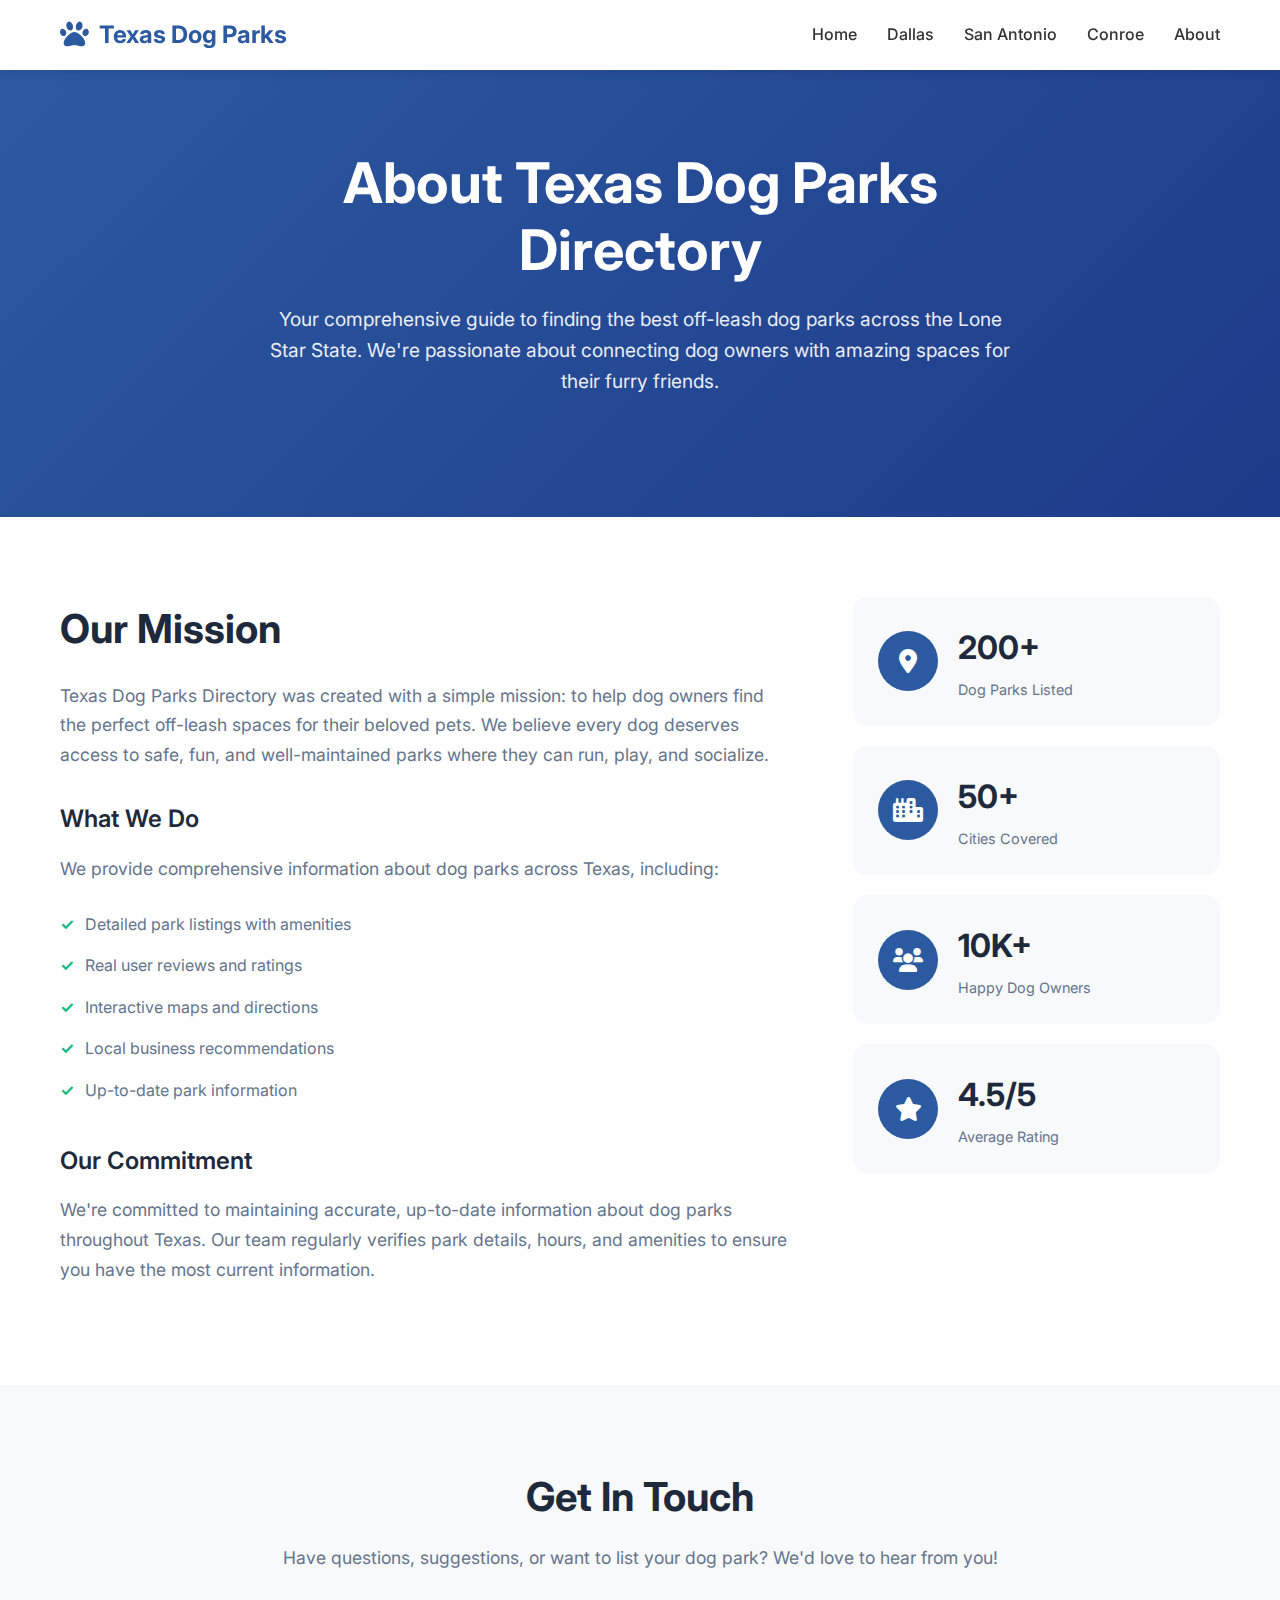
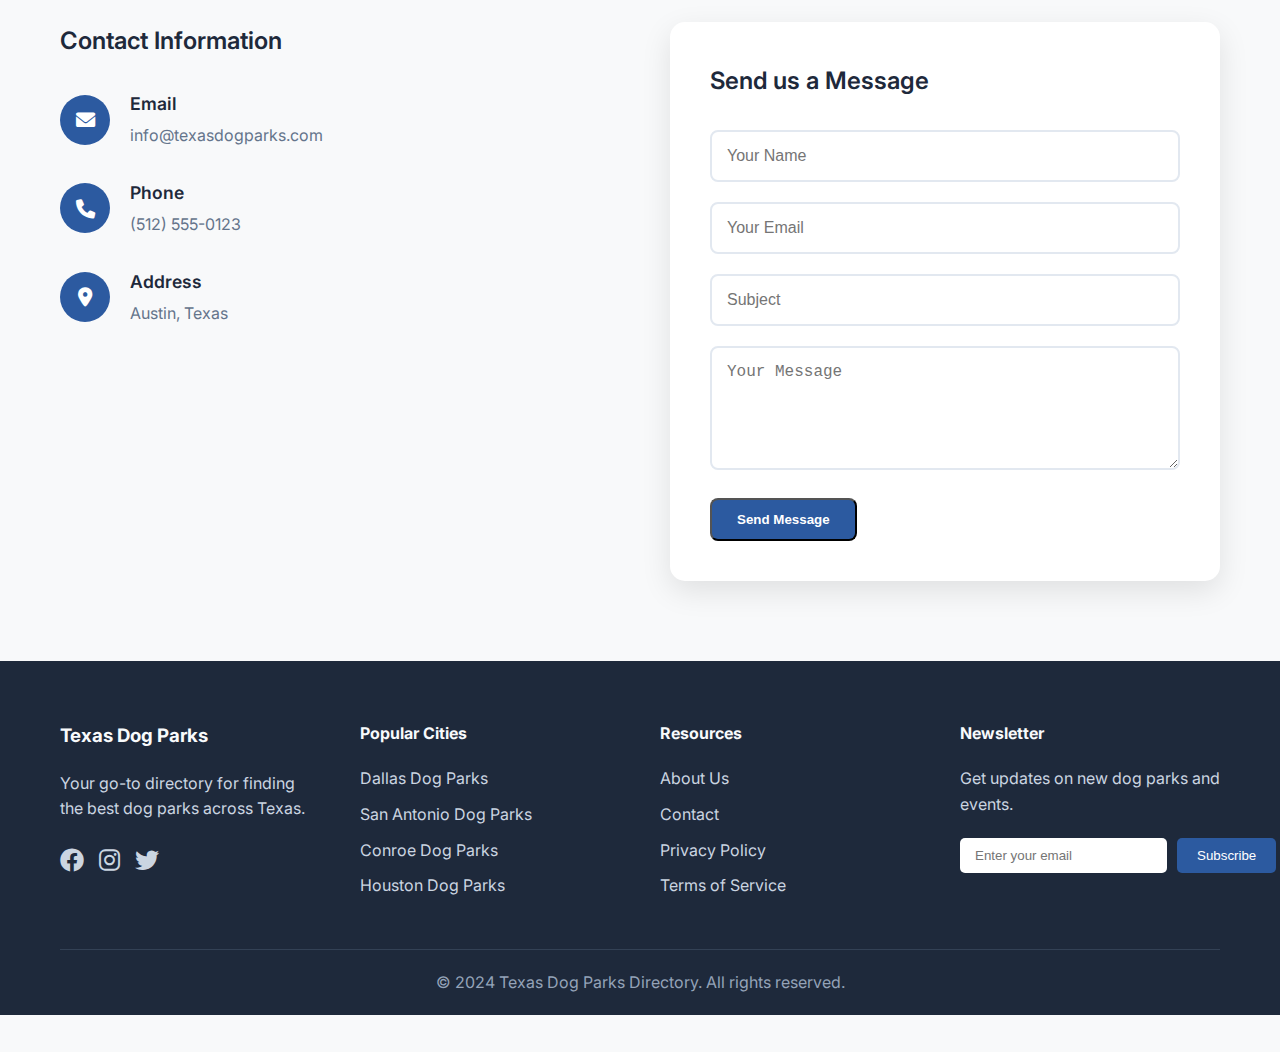
<file: about.html>
<!DOCTYPE html>
<html lang="en">
<head>
    <meta charset="UTF-8">
    <meta name="viewport" content="width=device-width, initial-scale=1.0">
    <title>About Texas Dog Parks Directory - Your Go-To Source for Dog Parks in Texas</title>
    <meta name="description" content="Learn about Texas Dog Parks Directory, the comprehensive resource for finding the best dog parks across Texas. Our mission to connect dog owners with amazing off-leash spaces.">
    <link rel="stylesheet" href="styles.css">
    <link href="https://fonts.googleapis.com/css2?family=Inter:wght@300;400;500;600;700&display=swap" rel="stylesheet">
    <link rel="stylesheet" href="https://cdnjs.cloudflare.com/ajax/libs/font-awesome/6.0.0/css/all.min.css">
    <!-- Google Analytics 4 -->
    <script async src="https://www.googletagmanager.com/gtag/js?id=G-XXXXXXXXXX"></script>
    <script>
      window.dataLayer = window.dataLayer || [];
      function gtag(){dataLayer.push(arguments);}
      gtag('js', new Date());
      gtag('config', 'G-XXXXXXXXXX');
    </script>
    <!-- Google AdSense (replace ca-pub-XXXXXXXXXXXXXXX with your publisher ID) -->
    <script async src="https://pagead2.googlesyndication.com/pagead/js/adsbygoogle.js?client=ca-pub-XXXXXXXXXXXXXXX" crossorigin="anonymous"></script>
</head>
<body>
    <!-- Header -->
    <header class="header">
        <nav class="nav">
            <div class="nav-container">
                <div class="logo">
                    <i class="fas fa-paw"></i>
                    <span>Texas Dog Parks</span>
                </div>
                <ul class="nav-menu">
                    <li><a href="index.html">Home</a></li>
                    <li><a href="dallas.html">Dallas</a></li>
                    <li><a href="san-antonio.html">San Antonio</a></li>
                    <li><a href="conroe.html">Conroe</a></li>
                    <li><a href="about.html">About</a></li>
                </ul>
                <div class="hamburger">
                    <span></span>
                    <span></span>
                    <span></span>
                </div>
            </div>
        </nav>
    </header>

    <!-- About Hero Section -->
    <section class="hero">
        <div class="hero-container">
            <div class="hero-content">
                <h1>About Texas Dog Parks Directory</h1>
                <p>Your comprehensive guide to finding the best off-leash dog parks across the Lone Star State. We're passionate about connecting dog owners with amazing spaces for their furry friends.</p>
            </div>
        </div>
    </section>

    <!-- About Content -->
    <section class="about-content">
        <div class="container">
            <div class="about-grid">
                <div class="about-text">
                    <h2>Our Mission</h2>
                    <p>Texas Dog Parks Directory was created with a simple mission: to help dog owners find the perfect off-leash spaces for their beloved pets. We believe every dog deserves access to safe, fun, and well-maintained parks where they can run, play, and socialize.</p>
                    
                    <h3>What We Do</h3>
                    <p>We provide comprehensive information about dog parks across Texas, including:</p>
                    <ul>
                        <li>Detailed park listings with amenities</li>
                        <li>Real user reviews and ratings</li>
                        <li>Interactive maps and directions</li>
                        <li>Local business recommendations</li>
                        <li>Up-to-date park information</li>
                    </ul>
                    
                    <h3>Our Commitment</h3>
                    <p>We're committed to maintaining accurate, up-to-date information about dog parks throughout Texas. Our team regularly verifies park details, hours, and amenities to ensure you have the most current information.</p>
                </div>
                
                <div class="about-stats">
                    <div class="stat-card">
                        <div class="stat-icon">
                            <i class="fas fa-map-marker-alt"></i>
                        </div>
                        <div class="stat-content">
                            <h4>200+</h4>
                            <p>Dog Parks Listed</p>
                        </div>
                    </div>
                    
                    <div class="stat-card">
                        <div class="stat-icon">
                            <i class="fas fa-city"></i>
                        </div>
                        <div class="stat-content">
                            <h4>50+</h4>
                            <p>Cities Covered</p>
                        </div>
                    </div>
                    
                    <div class="stat-card">
                        <div class="stat-icon">
                            <i class="fas fa-users"></i>
                        </div>
                        <div class="stat-content">
                            <h4>10K+</h4>
                            <p>Happy Dog Owners</p>
                        </div>
                    </div>
                    
                    <div class="stat-card">
                        <div class="stat-icon">
                            <i class="fas fa-star"></i>
                        </div>
                        <div class="stat-content">
                            <h4>4.5/5</h4>
                            <p>Average Rating</p>
                        </div>
                    </div>
                </div>
            </div>
        </div>
    </section>

    <!-- Contact Section -->
    <section class="contact-section">
        <div class="container">
            <h2>Get In Touch</h2>
            <p>Have questions, suggestions, or want to list your dog park? We'd love to hear from you!</p>
            
            <div class="contact-grid">
                <div class="contact-info">
                    <h3>Contact Information</h3>
                    <div class="contact-item">
                        <i class="fas fa-envelope"></i>
                        <div>
                            <h4>Email</h4>
                            <p>info@texasdogparks.com</p>
                        </div>
                    </div>
                    
                    <div class="contact-item">
                        <i class="fas fa-phone"></i>
                        <div>
                            <h4>Phone</h4>
                            <p>(512) 555-0123</p>
                        </div>
                    </div>
                    
                    <div class="contact-item">
                        <i class="fas fa-map-marker-alt"></i>
                        <div>
                            <h4>Address</h4>
                            <p>Austin, Texas</p>
                        </div>
                    </div>
                </div>
                
                <div class="contact-form">
                    <h3>Send us a Message</h3>
                    <form>
                        <div class="form-group">
                            <input type="text" placeholder="Your Name" required>
                        </div>
                        <div class="form-group">
                            <input type="email" placeholder="Your Email" required>
                        </div>
                        <div class="form-group">
                            <input type="text" placeholder="Subject">
                        </div>
                        <div class="form-group">
                            <textarea placeholder="Your Message" rows="5" required></textarea>
                        </div>
                        <button type="submit" class="btn-primary">Send Message</button>
                    </form>
                </div>
            </div>
        </div>
    </section>

    <!-- Footer -->
    <footer class="footer">
        <div class="container">
            <div class="footer-content">
                <div class="footer-section">
                    <h3>Texas Dog Parks</h3>
                    <p>Your go-to directory for finding the best dog parks across Texas.</p>
                    <div class="social-links">
                        <a href="#" title="Facebook"><i class="fab fa-facebook"></i></a>
                        <a href="#" title="Instagram"><i class="fab fa-instagram"></i></a>
                        <a href="#" title="Twitter"><i class="fab fa-twitter"></i></a>
                    </div>
                </div>
                <div class="footer-section">
                    <h4>Popular Cities</h4>
                    <ul>
                        <li><a href="dallas.html">Dallas Dog Parks</a></li>
                        <li><a href="san-antonio.html">San Antonio Dog Parks</a></li>
                        <li><a href="conroe.html">Conroe Dog Parks</a></li>
                        <li><a href="houston.html">Houston Dog Parks</a></li>
                    </ul>
                </div>
                <div class="footer-section">
                    <h4>Resources</h4>
                    <ul>
                        <li><a href="about.html">About Us</a></li>
                        <li><a href="contact.html">Contact</a></li>
                        <li><a href="privacy.html">Privacy Policy</a></li>
                        <li><a href="terms.html">Terms of Service</a></li>
                    </ul>
                </div>
                <div class="footer-section">
                    <h4>Newsletter</h4>
                    <p>Get updates on new dog parks and events.</p>
                    <div class="newsletter">
                        <input type="email" placeholder="Enter your email">
                        <button>Subscribe</button>
                    </div>
                </div>
            </div>
            <div class="footer-bottom">
                <p>&copy; 2024 Texas Dog Parks Directory. All rights reserved.</p>
            </div>
        </div>
    </footer>

    <!-- AdSense: Responsive Ad Unit (footer) -->
    <div class="adsense-footer">
      <!-- Replace ca-pub-XXXXXXXXXXXXXXX with your publisher ID -->
      <ins class="adsbygoogle"
           data-ad-client="ca-pub-XXXXXXXXXXXXXXX"
           data-ad-slot="1234567890"
           data-ad-format="auto"
           data-full-width-responsive="true"></ins>
      <script>(adsbygoogle = window.adsbygoogle || []).push({});</script>
    </div>

    <script src="script.js"></script>
</body>
</html>
</file>
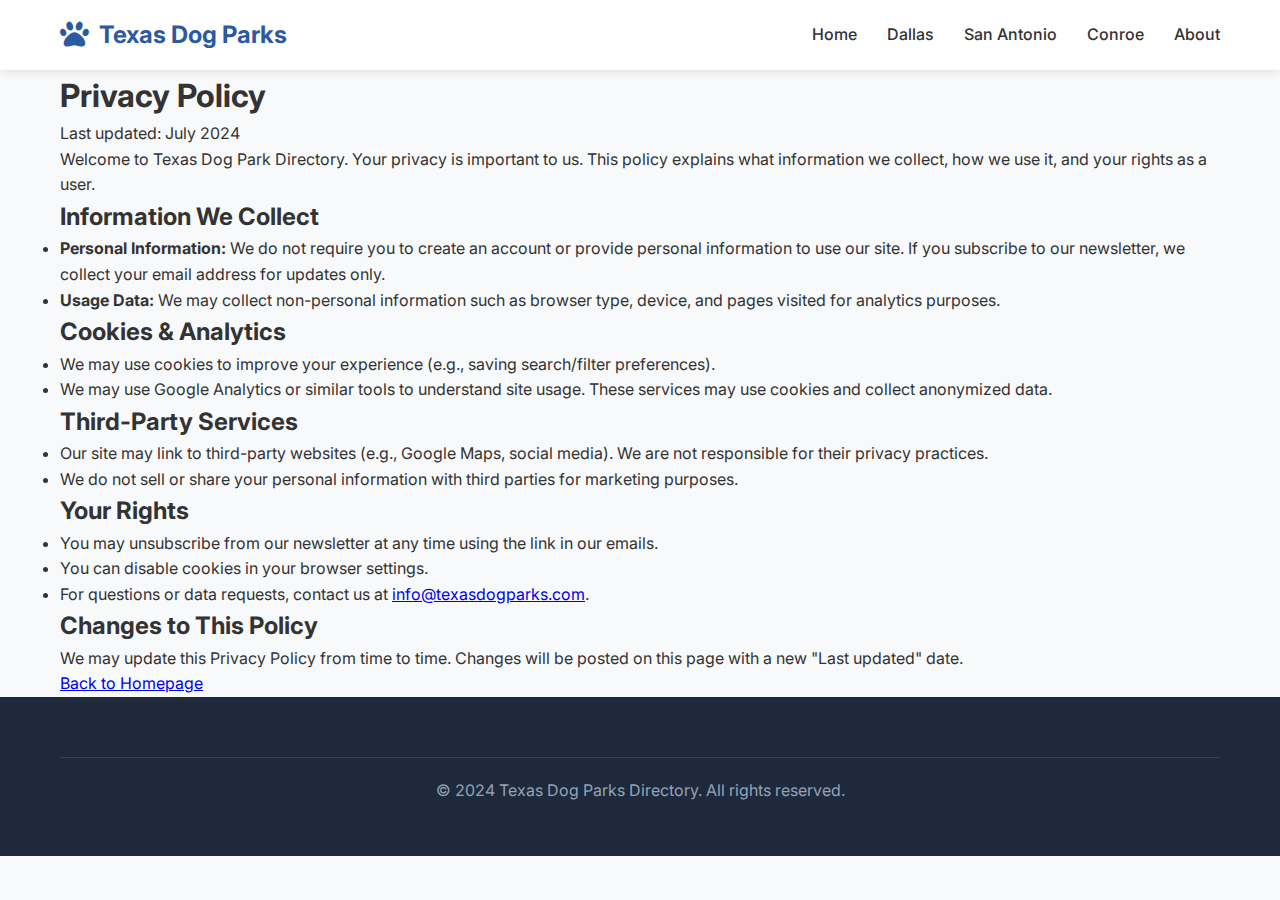
<file: privacy.html>
<!DOCTYPE html>
<html lang="en">
<head>
  <meta charset="UTF-8">
  <meta name="viewport" content="width=device-width, initial-scale=1.0">
  <title>Privacy Policy | Texas Dog Park Directory</title>
  <meta name="description" content="Read the privacy policy for Texas Dog Park Directory. Learn how we handle your data, cookies, analytics, and your rights as a user.">
  <link rel="stylesheet" href="styles.css">
  <link href="https://fonts.googleapis.com/css2?family=Inter:wght@300;400;500;600;700&display=swap" rel="stylesheet">
  <link rel="stylesheet" href="https://cdnjs.cloudflare.com/ajax/libs/font-awesome/6.0.0/css/all.min.css">
  <!-- Google Analytics 4 -->
  <script async src="https://www.googletagmanager.com/gtag/js?id=G-XXXXXXXXXX"></script>
  <script>
    window.dataLayer = window.dataLayer || [];
    function gtag(){dataLayer.push(arguments);}
    gtag('js', new Date());
    gtag('config', 'G-XXXXXXXXXX');
  </script>
  <!-- Google AdSense (replace ca-pub-XXXXXXXXXXXXXXX with your publisher ID) -->
  <script async src="https://pagead2.googlesyndication.com/pagead/js/adsbygoogle.js?client=ca-pub-XXXXXXXXXXXXXXX" crossorigin="anonymous"></script>
</head>
<body class="privacy-page">
  <header class="header">
    <nav class="nav">
      <div class="nav-container">
        <div class="logo">
          <i class="fas fa-paw"></i>
          <span>Texas Dog Parks</span>
        </div>
        <ul class="nav-menu">
          <li><a href="index.html">Home</a></li>
          <li><a href="dallas.html">Dallas</a></li>
          <li><a href="san-antonio.html">San Antonio</a></li>
          <li><a href="conroe.html">Conroe</a></li>
          <li><a href="about.html">About</a></li>
        </ul>
      </div>
    </nav>
  </header>
  <main class="container" role="main" tabindex="-1">
    <section class="privacy-content">
      <h1>Privacy Policy</h1>
      <p>Last updated: July 2024</p>
      <p>Welcome to Texas Dog Park Directory. Your privacy is important to us. This policy explains what information we collect, how we use it, and your rights as a user.</p>
      <h2>Information We Collect</h2>
      <ul>
        <li><strong>Personal Information:</strong> We do not require you to create an account or provide personal information to use our site. If you subscribe to our newsletter, we collect your email address for updates only.</li>
        <li><strong>Usage Data:</strong> We may collect non-personal information such as browser type, device, and pages visited for analytics purposes.</li>
      </ul>
      <h2>Cookies & Analytics</h2>
      <ul>
        <li>We may use cookies to improve your experience (e.g., saving search/filter preferences).</li>
        <li>We may use Google Analytics or similar tools to understand site usage. These services may use cookies and collect anonymized data.</li>
      </ul>
      <h2>Third-Party Services</h2>
      <ul>
        <li>Our site may link to third-party websites (e.g., Google Maps, social media). We are not responsible for their privacy practices.</li>
        <li>We do not sell or share your personal information with third parties for marketing purposes.</li>
      </ul>
      <h2>Your Rights</h2>
      <ul>
        <li>You may unsubscribe from our newsletter at any time using the link in our emails.</li>
        <li>You can disable cookies in your browser settings.</li>
        <li>For questions or data requests, contact us at <a href="mailto:info@texasdogparks.com">info@texasdogparks.com</a>.</li>
      </ul>
      <h2>Changes to This Policy</h2>
      <p>We may update this Privacy Policy from time to time. Changes will be posted on this page with a new "Last updated" date.</p>
      <a href="index.html" class="btn-home" aria-label="Return to homepage">Back to Homepage</a>
    </section>
  </main>
  <footer class="footer">
    <div class="container">
      <div class="footer-bottom">
        <p>&copy; 2024 Texas Dog Parks Directory. All rights reserved.</p>
      </div>
    </div>
    <!-- AdSense: Responsive Ad Unit (footer) -->
    <div class="adsense-footer">
      <!-- Replace ca-pub-XXXXXXXXXXXXXXX with your publisher ID -->
      <ins class="adsbygoogle"
           data-ad-client="ca-pub-XXXXXXXXXXXXXXX"
           data-ad-slot="1234567890"
           data-ad-format="auto"
           data-full-width-responsive="true"></ins>
      <script>(adsbygoogle = window.adsbygoogle || []).push({});</script>
    </div>
  </footer>
</body>
</html>
</file>
<file: styles.css>
/* Reset and Base Styles */
* {
    margin: 0;
    padding: 0;
    box-sizing: border-box;
}

body {
    font-family: 'Inter', sans-serif;
    line-height: 1.6;
    color: #333;
    background-color: #f8f9fa;
}

.container {
    max-width: 1200px;
    margin: 0 auto;
    padding: 0 20px;
}

/* Header Styles */
.header {
    background: #fff;
    box-shadow: 0 2px 10px rgba(0,0,0,0.1);
    position: sticky;
    top: 0;
    z-index: 1000;
}

.nav-container {
    max-width: 1200px;
    margin: 0 auto;
    padding: 0 20px;
    display: flex;
    justify-content: space-between;
    align-items: center;
    height: 70px;
}

.logo {
    display: flex;
    align-items: center;
    font-size: 1.5rem;
    font-weight: 700;
    color: #2c5aa0;
}

.logo i {
    margin-right: 10px;
    font-size: 1.8rem;
}

.nav-menu {
    display: flex;
    list-style: none;
    gap: 30px;
}

.nav-menu a {
    text-decoration: none;
    color: #333;
    font-weight: 500;
    transition: color 0.3s ease;
}

.nav-menu a:hover {
    color: #2c5aa0;
}

.hamburger {
    display: none;
    flex-direction: column;
    cursor: pointer;
}

.hamburger span {
    width: 25px;
    height: 3px;
    background: #333;
    margin: 3px 0;
    transition: 0.3s;
}

/* Hero Section */
.hero {
    background: linear-gradient(135deg, #2c5aa0 0%, #1e3a8a 100%);
    color: white;
    padding: 80px 0;
    text-align: center;
}

.hero-container {
    max-width: 800px;
    margin: 0 auto;
    padding: 0 20px;
}

.hero h1 {
    font-size: 3.5rem;
    font-weight: 700;
    margin-bottom: 20px;
    line-height: 1.2;
}

.hero p {
    font-size: 1.2rem;
    margin-bottom: 40px;
    opacity: 0.9;
}

/* Search Box */
.search-container {
    margin-bottom: 50px;
}

.search-box {
    display: flex;
    max-width: 500px;
    margin: 0 auto;
    background: white;
    border-radius: 50px;
    overflow: hidden;
    box-shadow: 0 10px 30px rgba(0,0,0,0.2);
}

.search-box i {
    padding: 15px 20px;
    color: #666;
    font-size: 1.2rem;
}

.search-box input {
    flex: 1;
    border: none;
    padding: 15px 0;
    font-size: 1rem;
    outline: none;
}

.search-box button {
    background: #2c5aa0;
    color: white;
    border: none;
    padding: 15px 30px;
    font-size: 1rem;
    font-weight: 600;
    cursor: pointer;
    transition: background 0.3s ease;
}

.search-box button:hover {
    background: #1e3a8a;
}

/* Stats */
.stats {
    display: flex;
    justify-content: center;
    gap: 60px;
    margin-top: 40px;
}

.stat {
    text-align: center;
}

.stat-number {
    display: block;
    font-size: 2.5rem;
    font-weight: 700;
    margin-bottom: 5px;
}

.stat-label {
    font-size: 1rem;
    opacity: 0.8;
}

/* Ad Sections */
.ad-section {
    padding: 40px 0;
    background: #f1f5f9;
}

.ad-container {
    max-width: 1200px;
    margin: 0 auto;
    padding: 0 20px;
}

.ad-placeholder {
    background: white;
    border: 2px dashed #cbd5e1;
    border-radius: 10px;
    padding: 40px;
    text-align: center;
    color: #64748b;
}

.ad-placeholder i {
    font-size: 2rem;
    margin-bottom: 10px;
    color: #94a3b8;
}

.ad-placeholder p {
    font-size: 1.2rem;
    font-weight: 600;
    margin-bottom: 5px;
}

.ad-placeholder small {
    font-size: 0.9rem;
}

/* Featured Cities */
.featured-cities {
    padding: 80px 0;
    background: white;
}

.featured-cities h2 {
    text-align: center;
    font-size: 2.5rem;
    font-weight: 700;
    margin-bottom: 50px;
    color: #1e293b;
}

.cities-grid {
    display: grid;
    grid-template-columns: repeat(auto-fit, minmax(350px, 1fr));
    gap: 30px;
}

.city-card {
    background: white;
    border-radius: 15px;
    overflow: hidden;
    box-shadow: 0 10px 30px rgba(0,0,0,0.1);
    transition: transform 0.3s ease, box-shadow 0.3s ease;
}

.city-card:hover {
    transform: translateY(-5px);
    box-shadow: 0 20px 40px rgba(0,0,0,0.15);
}

.city-image {
    height: 200px;
    overflow: hidden;
}

.city-image img {
    width: 100%;
    height: 100%;
    object-fit: cover;
    transition: transform 0.3s ease;
}

.city-card:hover .city-image img {
    transform: scale(1.05);
}

.city-content {
    padding: 25px;
}

.city-content h3 {
    font-size: 1.5rem;
    font-weight: 600;
    margin-bottom: 10px;
    color: #1e293b;
}

.city-content p {
    color: #64748b;
    margin-bottom: 20px;
}

.city-stats {
    display: flex;
    gap: 20px;
    margin-bottom: 20px;
    font-size: 0.9rem;
    color: #64748b;
}

.city-stats span {
    display: flex;
    align-items: center;
    gap: 5px;
}

.btn-primary {
    display: inline-block;
    background: #2c5aa0;
    color: white;
    padding: 12px 25px;
    text-decoration: none;
    border-radius: 8px;
    font-weight: 600;
    transition: background 0.3s ease;
}

.btn-primary:hover {
    background: #1e3a8a;
}

/* Recent Listings */
.recent-listings {
    padding: 80px 0;
    background: #f8f9fa;
}

.recent-listings h2 {
    text-align: center;
    font-size: 2.5rem;
    font-weight: 700;
    margin-bottom: 50px;
    color: #1e293b;
}

.listings-grid {
    display: grid;
    grid-template-columns: repeat(auto-fit, minmax(300px, 1fr));
    gap: 30px;
}

.listing-card {
    background: white;
    border-radius: 15px;
    overflow: hidden;
    box-shadow: 0 5px 20px rgba(0,0,0,0.1);
    transition: transform 0.3s ease;
}

.listing-card:hover {
    transform: translateY(-3px);
}

.listing-image {
    height: 180px;
    overflow: hidden;
}

.listing-image img {
    width: 100%;
    height: 100%;
    object-fit: cover;
}

.listing-content {
    padding: 20px;
}

.listing-content h3 {
    font-size: 1.2rem;
    font-weight: 600;
    margin-bottom: 8px;
    color: #1e293b;
}

.location {
    color: #64748b;
    font-size: 0.9rem;
    margin-bottom: 15px;
    display: flex;
    align-items: center;
    gap: 5px;
}

.amenities {
    display: flex;
    flex-wrap: wrap;
    gap: 10px;
    margin-bottom: 15px;
}

.amenity {
    background: #f1f5f9;
    color: #475569;
    padding: 5px 10px;
    border-radius: 15px;
    font-size: 0.8rem;
    display: flex;
    align-items: center;
    gap: 5px;
}

.rating {
    display: flex;
    align-items: center;
    gap: 5px;
    color: #f59e0b;
    font-size: 0.9rem;
}

.rating span {
    color: #64748b;
    margin-left: 5px;
}

/* Featured Listing Section */
.featured-listing {
    padding: 80px 0;
    background: white;
}

.featured-content {
    display: grid;
    grid-template-columns: 1fr 1fr;
    gap: 60px;
    align-items: center;
}

.featured-text h2 {
    font-size: 2.5rem;
    font-weight: 700;
    margin-bottom: 20px;
    color: #1e293b;
}

.featured-text p {
    font-size: 1.1rem;
    color: #64748b;
    margin-bottom: 30px;
    line-height: 1.7;
}

.featured-benefits {
    list-style: none;
    margin-bottom: 30px;
}

.featured-benefits li {
    display: flex;
    align-items: center;
    gap: 10px;
    margin-bottom: 15px;
    color: #475569;
}

.featured-benefits i {
    color: #10b981;
    font-size: 1.1rem;
}

.btn-secondary {
    background: #10b981;
    color: white;
    border: none;
    padding: 15px 30px;
    border-radius: 8px;
    font-size: 1rem;
    font-weight: 600;
    cursor: pointer;
    transition: background 0.3s ease;
}

.btn-secondary:hover {
    background: #059669;
}

.featured-image img {
    width: 100%;
    border-radius: 15px;
    box-shadow: 0 20px 40px rgba(0,0,0,0.1);
}

/* Footer */
.footer {
    background: #1e293b;
    color: white;
    padding: 60px 0 20px;
}

.footer-content {
    display: grid;
    grid-template-columns: repeat(auto-fit, minmax(250px, 1fr));
    gap: 40px;
    margin-bottom: 40px;
}

.footer-section h3,
.footer-section h4 {
    margin-bottom: 20px;
    color: #f8fafc;
}

.footer-section p {
    color: #cbd5e1;
    line-height: 1.6;
    margin-bottom: 20px;
}

.footer-section ul {
    list-style: none;
}

.footer-section ul li {
    margin-bottom: 10px;
}

.footer-section ul li a {
    color: #cbd5e1;
    text-decoration: none;
    transition: color 0.3s ease;
}

.footer-section ul li a:hover {
    color: #f8fafc;
}

.social-links {
    display: flex;
    gap: 15px;
}

.social-links a {
    color: #cbd5e1;
    font-size: 1.5rem;
    transition: color 0.3s ease;
}

.social-links a:hover {
    color: #f8fafc;
}

.newsletter {
    display: flex;
    gap: 10px;
}

.newsletter input {
    flex: 1;
    padding: 10px 15px;
    border: none;
    border-radius: 5px;
    outline: none;
}

.newsletter button {
    background: #2c5aa0;
    color: white;
    border: none;
    padding: 10px 20px;
    border-radius: 5px;
    cursor: pointer;
    transition: background 0.3s ease;
}

.newsletter button:hover {
    background: #1e3a8a;
}

.footer-bottom {
    border-top: 1px solid #334155;
    padding-top: 20px;
    text-align: center;
    color: #94a3b8;
}

/* City Hero Section */
.city-hero {
    background: linear-gradient(135deg, #2c5aa0 0%, #1e3a8a 100%);
    color: white;
    padding: 80px 0;
}

.city-hero-container {
    max-width: 1200px;
    margin: 0 auto;
    padding: 0 20px;
    display: grid;
    grid-template-columns: 1fr 1fr;
    gap: 60px;
    align-items: center;
}

.city-hero-content h1 {
    font-size: 3rem;
    font-weight: 700;
    margin-bottom: 20px;
    line-height: 1.2;
}

.city-hero-content p {
    font-size: 1.1rem;
    margin-bottom: 30px;
    opacity: 0.9;
    line-height: 1.6;
}

.city-hero-image img {
    width: 100%;
    border-radius: 15px;
    box-shadow: 0 20px 40px rgba(0,0,0,0.2);
}

/* Parks List Section */
.parks-list {
    padding: 80px 0;
    background: #f8f9fa;
}

.parks-list h2 {
    text-align: center;
    font-size: 2.5rem;
    font-weight: 700;
    margin-bottom: 50px;
    color: #1e293b;
}

.parks-grid {
    display: grid;
    grid-template-columns: repeat(auto-fit, minmax(400px, 1fr));
    gap: 30px;
}

.park-card {
    background: white;
    border-radius: 15px;
    overflow: hidden;
    box-shadow: 0 10px 30px rgba(0,0,0,0.1);
    transition: transform 0.3s ease, box-shadow 0.3s ease;
}

.park-card:hover {
    transform: translateY(-5px);
    box-shadow: 0 20px 40px rgba(0,0,0,0.15);
}

.park-image {
    position: relative;
    height: 250px;
    overflow: hidden;
}

.park-image img {
    width: 100%;
    height: 100%;
    object-fit: cover;
}

.park-content {
    padding: 25px;
}

.park-content h3 {
    font-size: 1.5rem;
    font-weight: 600;
    margin-bottom: 10px;
    color: #1e293b;
}

.park-address {
    color: #64748b;
    font-size: 0.9rem;
    margin-bottom: 20px;
    display: flex;
    align-items: center;
    gap: 8px;
}

.park-details {
    display: grid;
    grid-template-columns: repeat(3, 1fr);
    gap: 15px;
    margin-bottom: 20px;
}

.detail {
    display: flex;
    align-items: center;
    gap: 8px;
    font-size: 0.9rem;
    color: #475569;
}

.detail i {
    color: #2c5aa0;
    font-size: 1rem;
}

.park-amenities {
    display: flex;
    flex-wrap: wrap;
    gap: 10px;
    margin-bottom: 20px;
}

.amenity {
    background: #f1f5f9;
    color: #475569;
    padding: 6px 12px;
    border-radius: 15px;
    font-size: 0.8rem;
    display: flex;
    align-items: center;
    gap: 5px;
}

.park-actions {
    display: flex;
    gap: 10px;
}

.btn-map,
.btn-directions {
    flex: 1;
    padding: 10px 15px;
    border: none;
    border-radius: 8px;
    font-size: 0.9rem;
    font-weight: 600;
    cursor: pointer;
    transition: background 0.3s ease;
}

.btn-map {
    background: #2c5aa0;
    color: white;
}

.btn-map:hover {
    background: #1e3a8a;
}

.btn-directions {
    background: #10b981;
    color: white;
}

.btn-directions:hover {
    background: #059669;
}

/* Local Business Section */
.local-business {
    padding: 80px 0;
    background: white;
}

.local-business h2 {
    text-align: center;
    font-size: 2.5rem;
    font-weight: 700;
    margin-bottom: 50px;
    color: #1e293b;
}

.business-grid {
    display: grid;
    grid-template-columns: repeat(auto-fit, minmax(300px, 1fr));
    gap: 30px;
}

.business-card {
    background: white;
    border-radius: 15px;
    overflow: hidden;
    box-shadow: 0 5px 20px rgba(0,0,0,0.1);
    transition: transform 0.3s ease;
}

.business-card:hover {
    transform: translateY(-3px);
}

.business-image {
    height: 180px;
    overflow: hidden;
}

.business-image img {
    width: 100%;
    height: 100%;
    object-fit: cover;
}

.business-content {
    padding: 20px;
}

.business-content h3 {
    font-size: 1.2rem;
    font-weight: 600;
    margin-bottom: 10px;
    color: #1e293b;
}

.business-address,
.business-phone {
    color: #64748b;
    font-size: 0.9rem;
    margin-bottom: 8px;
    display: flex;
    align-items: center;
    gap: 8px;
}

.business-rating {
    display: flex;
    align-items: center;
    gap: 5px;
    color: #f59e0b;
    font-size: 0.9rem;
    margin-bottom: 15px;
}

.business-rating span {
    color: #64748b;
    margin-left: 5px;
}

.btn-business {
    display: inline-block;
    background: #2c5aa0;
    color: white;
    padding: 10px 20px;
    text-decoration: none;
    border-radius: 8px;
    font-size: 0.9rem;
    font-weight: 600;
    transition: background 0.3s ease;
}

.btn-business:hover {
    background: #1e3a8a;
}

/* About Page Styles */
.about-content {
    padding: 80px 0;
    background: white;
}

.about-grid {
    display: grid;
    grid-template-columns: 2fr 1fr;
    gap: 60px;
    align-items: start;
}

.about-text h2 {
    font-size: 2.5rem;
    font-weight: 700;
    margin-bottom: 20px;
    color: #1e293b;
}

.about-text h3 {
    font-size: 1.5rem;
    font-weight: 600;
    margin: 30px 0 15px 0;
    color: #1e293b;
}

.about-text p {
    font-size: 1.1rem;
    line-height: 1.7;
    color: #64748b;
    margin-bottom: 20px;
}

.about-text ul {
    list-style: none;
    margin: 20px 0;
}

.about-text ul li {
    padding: 8px 0;
    color: #64748b;
    position: relative;
    padding-left: 25px;
}

.about-text ul li:before {
    content: "✓";
    position: absolute;
    left: 0;
    color: #10b981;
    font-weight: bold;
}

.about-stats {
    display: grid;
    grid-template-columns: 1fr;
    gap: 20px;
}

.stat-card {
    background: #f8f9fa;
    padding: 25px;
    border-radius: 15px;
    display: flex;
    align-items: center;
    gap: 20px;
    transition: transform 0.3s ease;
}

.stat-card:hover {
    transform: translateY(-3px);
}

.stat-icon {
    background: #2c5aa0;
    color: white;
    width: 60px;
    height: 60px;
    border-radius: 50%;
    display: flex;
    align-items: center;
    justify-content: center;
    font-size: 1.5rem;
}

.stat-content h4 {
    font-size: 2rem;
    font-weight: 700;
    color: #1e293b;
    margin-bottom: 5px;
}

.stat-content p {
    color: #64748b;
    font-size: 0.9rem;
}

/* Contact Section */
.contact-section {
    padding: 80px 0;
    background: #f8f9fa;
}

.contact-section h2 {
    text-align: center;
    font-size: 2.5rem;
    font-weight: 700;
    margin-bottom: 15px;
    color: #1e293b;
}

.contact-section > .container > p {
    text-align: center;
    font-size: 1.1rem;
    color: #64748b;
    margin-bottom: 50px;
}

.contact-grid {
    display: grid;
    grid-template-columns: 1fr 1fr;
    gap: 60px;
}

.contact-info h3,
.contact-form h3 {
    font-size: 1.5rem;
    font-weight: 600;
    margin-bottom: 30px;
    color: #1e293b;
}

.contact-item {
    display: flex;
    align-items: center;
    gap: 20px;
    margin-bottom: 30px;
}

.contact-item i {
    background: #2c5aa0;
    color: white;
    width: 50px;
    height: 50px;
    border-radius: 50%;
    display: flex;
    align-items: center;
    justify-content: center;
    font-size: 1.2rem;
}

.contact-item h4 {
    font-size: 1.1rem;
    font-weight: 600;
    color: #1e293b;
    margin-bottom: 5px;
}

.contact-item p {
    color: #64748b;
}

.contact-form {
    background: white;
    padding: 40px;
    border-radius: 15px;
    box-shadow: 0 10px 30px rgba(0,0,0,0.1);
}

.form-group {
    margin-bottom: 20px;
}

.form-group input,
.form-group textarea {
    width: 100%;
    padding: 15px;
    border: 2px solid #e2e8f0;
    border-radius: 8px;
    font-size: 1rem;
    transition: border-color 0.3s ease;
}

.form-group input:focus,
.form-group textarea:focus {
    outline: none;
    border-color: #2c5aa0;
}

.form-group textarea {
    resize: vertical;
    min-height: 120px;
}

/* Parks Grid & Card Layout for City Pages */
.parks-grid {
  display: grid;
  grid-template-columns: repeat(auto-fit, minmax(340px, 1fr));
  gap: 32px;
  margin-top: 30px;
}
.park-card {
  background: #E6E6FA;
  border-radius: 18px;
  overflow: hidden;
  box-shadow: 0 8px 32px rgba(26,26,26,0.10);
  transition: transform 0.2s, box-shadow 0.2s;
  display: flex;
  flex-direction: column;
}
.park-card:hover {
  transform: translateY(-6px) scale(1.02);
  box-shadow: 0 16px 40px rgba(26,26,26,0.18);
}
.park-image {
  height: 210px;
  background: #9370DB;
  display: flex;
  align-items: center;
  justify-content: center;
}
.park-image img {
  width: 100%;
  height: 100%;
  object-fit: cover;
  border-top-left-radius: 18px;
  border-top-right-radius: 18px;
}
.park-content {
  padding: 22px 22px 18px 22px;
  flex: 1;
  display: flex;
  flex-direction: column;
}
.park-content h3 {
  font-size: 1.35rem;
  font-weight: 700;
  color: #4B0082;
  margin-bottom: 8px;
}
.park-address {
  color: #1A1A1A;
  font-size: 1rem;
  margin-bottom: 12px;
  display: flex;
  align-items: center;
  gap: 7px;
}
.park-details {
  margin-bottom: 12px;
}
.detail {
  color: #9370DB;
  font-size: 0.98rem;
  display: flex;
  align-items: center;
  gap: 7px;
}
.park-amenities {
  display: flex;
  flex-wrap: wrap;
  gap: 8px;
  margin-bottom: 16px;
}
.amenity {
  background: #8A2BE2;
  color: #fff;
  padding: 5px 13px;
  border-radius: 14px;
  font-size: 0.85rem;
  font-weight: 500;
  letter-spacing: 0.01em;
  box-shadow: 0 2px 8px rgba(26,26,26,0.07);
}
.park-actions {
  display: flex;
  gap: 10px;
  margin-top: auto;
}
.btn-map, .btn-directions {
  flex: 1;
  padding: 10px 0;
  border: none;
  border-radius: 8px;
  font-size: 0.98rem;
  font-weight: 600;
  cursor: pointer;
  transition: background 0.2s, color 0.2s;
}
.btn-map {
  background: #9370DB;
  color: #fff;
}
.btn-map:hover {
  background: #8A2BE2;
}
.btn-directions {
  background: #4B0082;
  color: #fff;
}
.btn-directions:hover {
  background: #1A1A1A;
  color: #E6E6FA;
}
@media (max-width: 700px) {
  .parks-grid {
    grid-template-columns: 1fr;
  }
  .park-image {
    height: 160px;
  }
}
/* Use Inter or system font for modern look */
body, .park-content, .park-card, .parks-grid {
  font-family: 'Inter', 'Segoe UI', Arial, sans-serif;
}

/* Responsive Design */
@media (max-width: 768px) {
    .nav-menu {
        display: none;
    }
    
    .hamburger {
        display: flex;
    }
    
    .hero h1,
    .city-hero-content h1 {
        font-size: 2.5rem;
    }
    
    .stats {
        flex-direction: column;
        gap: 30px;
    }
    
    .cities-grid,
    .parks-grid,
    .business-grid,
    .about-grid,
    .contact-grid {
        grid-template-columns: 1fr;
    }
    
    .listings-grid {
        grid-template-columns: 1fr;
    }
    
    .featured-content,
    .city-hero-container {
        grid-template-columns: 1fr;
        gap: 40px;
    }
    
    .search-box {
        flex-direction: column;
        border-radius: 15px;
    }
    
    .search-box input,
    .search-box button {
        border-radius: 0;
    }
    
    .search-box button {
        border-radius: 0 0 15px 15px;
    }
    
    .park-details {
        grid-template-columns: 1fr;
        gap: 10px;
    }
    
    .park-actions {
        flex-direction: column;
    }
}

@media (max-width: 480px) {
    .hero,
    .city-hero {
        padding: 60px 0;
    }
    
    .hero h1,
    .city-hero-content h1 {
        font-size: 2rem;
    }
    
    .featured-cities,
    .recent-listings,
    .featured-listing,
    .parks-list,
    .local-business,
    .about-content,
    .contact-section {
        padding: 60px 0;
    }
    
    .container {
        padding: 0 15px;
    }
} 

/* City Map Container */
.city-map {
  width: 100%;
  height: 400px;
  margin-bottom: 30px;
} 

/* Mobile Polish for City Pages */
@media (max-width: 700px) {
  .parks-grid {
    grid-template-columns: 1fr;
    gap: 18px;
  }
  .park-image {
    height: 160px;
  }
  .parks-filters {
    flex-direction: column;
    gap: 10px;
    margin-bottom: 18px;
  }
  .park-content {
    padding: 16px 12px 14px 12px;
  }
  .park-content h3 {
    font-size: 1.1rem;
  }
  .park-address, .detail, .amenity {
    font-size: 0.95rem;
  }
  .btn-map, .btn-directions {
    font-size: 0.95rem;
    padding: 12px 0;
  }
}
@media (max-width: 480px) {
  .parks-list, .container {
    padding: 0 4px;
  }
  .park-image {
    height: 110px;
  }
  .park-content {
    padding: 10px 4px 10px 4px;
  }
  .btn-map, .btn-directions {
    font-size: 0.92rem;
    padding: 10px 0;
  }
}
/* Parks Filter/Search UI Styles */
.parks-filters {
  margin-bottom: 24px;
  display: flex;
  flex-wrap: wrap;
  gap: 10px;
}
.parks-search {
  padding: 8px 14px;
  border-radius: 8px;
  border: 1px solid #ccc;
  width: 100%;
  max-width: 320px;
  margin-bottom: 12px;
}
.parks-amenities {
  margin-top: 8px;
  display: flex;
  flex-wrap: wrap;
  gap: 10px;
}
.park-image img {
  width: 100%;
  height: 100%;
  object-fit: cover;
  border-top-left-radius: 18px;
  border-top-right-radius: 18px;
  display: block;
}
label[for], .parks-filters label {
  -webkit-user-select: none;
  user-select: none;
  padding: 6px 8px 6px 0;
  cursor: pointer;
  font-size: 1rem;
} 

/* Custom focus outlines for accessibility */
input:focus, select:focus, textarea:focus, button:focus, a:focus, .amenity-checkbox:focus {
  outline: 3px solid #8A2BE2;
  outline-offset: 2px;
  box-shadow: 0 0 0 3px #E6E6FA;
  transition: outline 0.2s, box-shadow 0.2s;
} 

/* Park Details Modal */
.hidden {
  display: none !important;
}

.park-modal-overlay {
  position: fixed;
  top: 0; left: 0; right: 0; bottom: 0;
  background: rgba(26,26,26,0.65);
  z-index: 1000;
  display: flex;
  align-items: center;
  justify-content: center;
  transition: opacity 0.2s;
}
.park-modal {
  background: #fff;
  border-radius: 18px;
  box-shadow: 0 16px 48px rgba(26,26,26,0.25);
  max-width: 540px;
  width: 95vw;
  max-height: 90vh;
  overflow-y: auto;
  padding: 0;
  position: relative;
  display: flex;
  flex-direction: column;
}
.park-modal-header {
  background: #9370DB;
  color: #fff;
  padding: 24px 32px 16px 32px;
  border-top-left-radius: 18px;
  border-top-right-radius: 18px;
}
.park-modal-header h2 {
  margin: 0 0 8px 0;
  font-size: 2rem;
  font-weight: 700;
}
.park-modal-header .park-modal-close {
  position: absolute;
  top: 18px;
  right: 18px;
  background: transparent;
  border: none;
  color: #fff;
  font-size: 2rem;
  cursor: pointer;
  transition: color 0.2s;
}
.park-modal-header .park-modal-close:focus {
  outline: 3px solid #E6E6FA;
}
.park-modal-body {
  padding: 24px 32px 32px 32px;
  background: #fff;
  color: #1A1A1A;
}
.park-modal-image {
  width: 100%;
  height: 220px;
  background: #E6E6FA;
  border-radius: 12px;
  margin-bottom: 18px;
  overflow: hidden;
  display: flex;
  align-items: center;
  justify-content: center;
}
.park-modal-image img {
  width: 100%;
  height: 100%;
  object-fit: cover;
  border-radius: 12px;
}
.park-modal-details {
  margin-bottom: 18px;
}
.park-modal-details .detail {
  margin-bottom: 8px;
  color: #4B0082;
  font-size: 1.05rem;
  display: flex;
  align-items: center;
  gap: 8px;
}
.park-modal-amenities {
  display: flex;
  flex-wrap: wrap;
  gap: 8px;
  margin-bottom: 18px;
}
.park-modal-amenity {
  background: #8A2BE2;
  color: #fff;
  padding: 5px 13px;
  border-radius: 14px;
  font-size: 0.95rem;
  font-weight: 500;
  letter-spacing: 0.01em;
  box-shadow: 0 2px 8px rgba(26,26,26,0.07);
}
.park-modal-actions {
  display: flex;
  gap: 10px;
  margin-bottom: 12px;
}
.park-modal-actions button, .park-modal-actions a {
  flex: 1;
  padding: 10px 0;
  border: none;
  border-radius: 8px;
  font-size: 1rem;
  font-weight: 600;
  cursor: pointer;
  background: #9370DB;
  color: #fff;
  text-align: center;
  text-decoration: none;
  transition: background 0.2s, color 0.2s;
}
.park-modal-actions button:hover, .park-modal-actions a:hover {
  background: #4B0082;
  color: #E6E6FA;
}
.park-modal-social {
  display: flex;
  gap: 12px;
  margin-top: 10px;
  align-items: center;
}
.park-modal-social button {
  background: #E6E6FA;
  color: #4B0082;
  border: none;
  border-radius: 50%;
  width: 38px;
  height: 38px;
  display: flex;
  align-items: center;
  justify-content: center;
  font-size: 1.2rem;
  cursor: pointer;
  transition: background 0.2s, color 0.2s;
}
.park-modal-social button:hover {
  background: #8A2BE2;
  color: #fff;
}
@media (max-width: 600px) {
  .park-modal {
    max-width: 98vw;
    padding: 0;
  }
  .park-modal-header, .park-modal-body {
    padding: 16px 10px 16px 10px;
  }
  .park-modal-image {
    height: 140px;
  }
} 

/* Skip to Content Link */
.skip-link {
  position: absolute;
  left: -999px;
  top: 10px;
  background: #4B0082;
  color: #fff;
  padding: 12px 24px;
  z-index: 2000;
  border-radius: 8px;
  font-size: 1.1rem;
  font-weight: 600;
  text-decoration: none;
  transition: left 0.2s;
}
.skip-link:focus {
  left: 20px;
  outline: 3px solid #E6E6FA;
} 

.adsense-footer {
  margin: 2rem 0;
  text-align: center;
} 

.adsense-footer .adsbygoogle {
  display: block;
}
</file>
